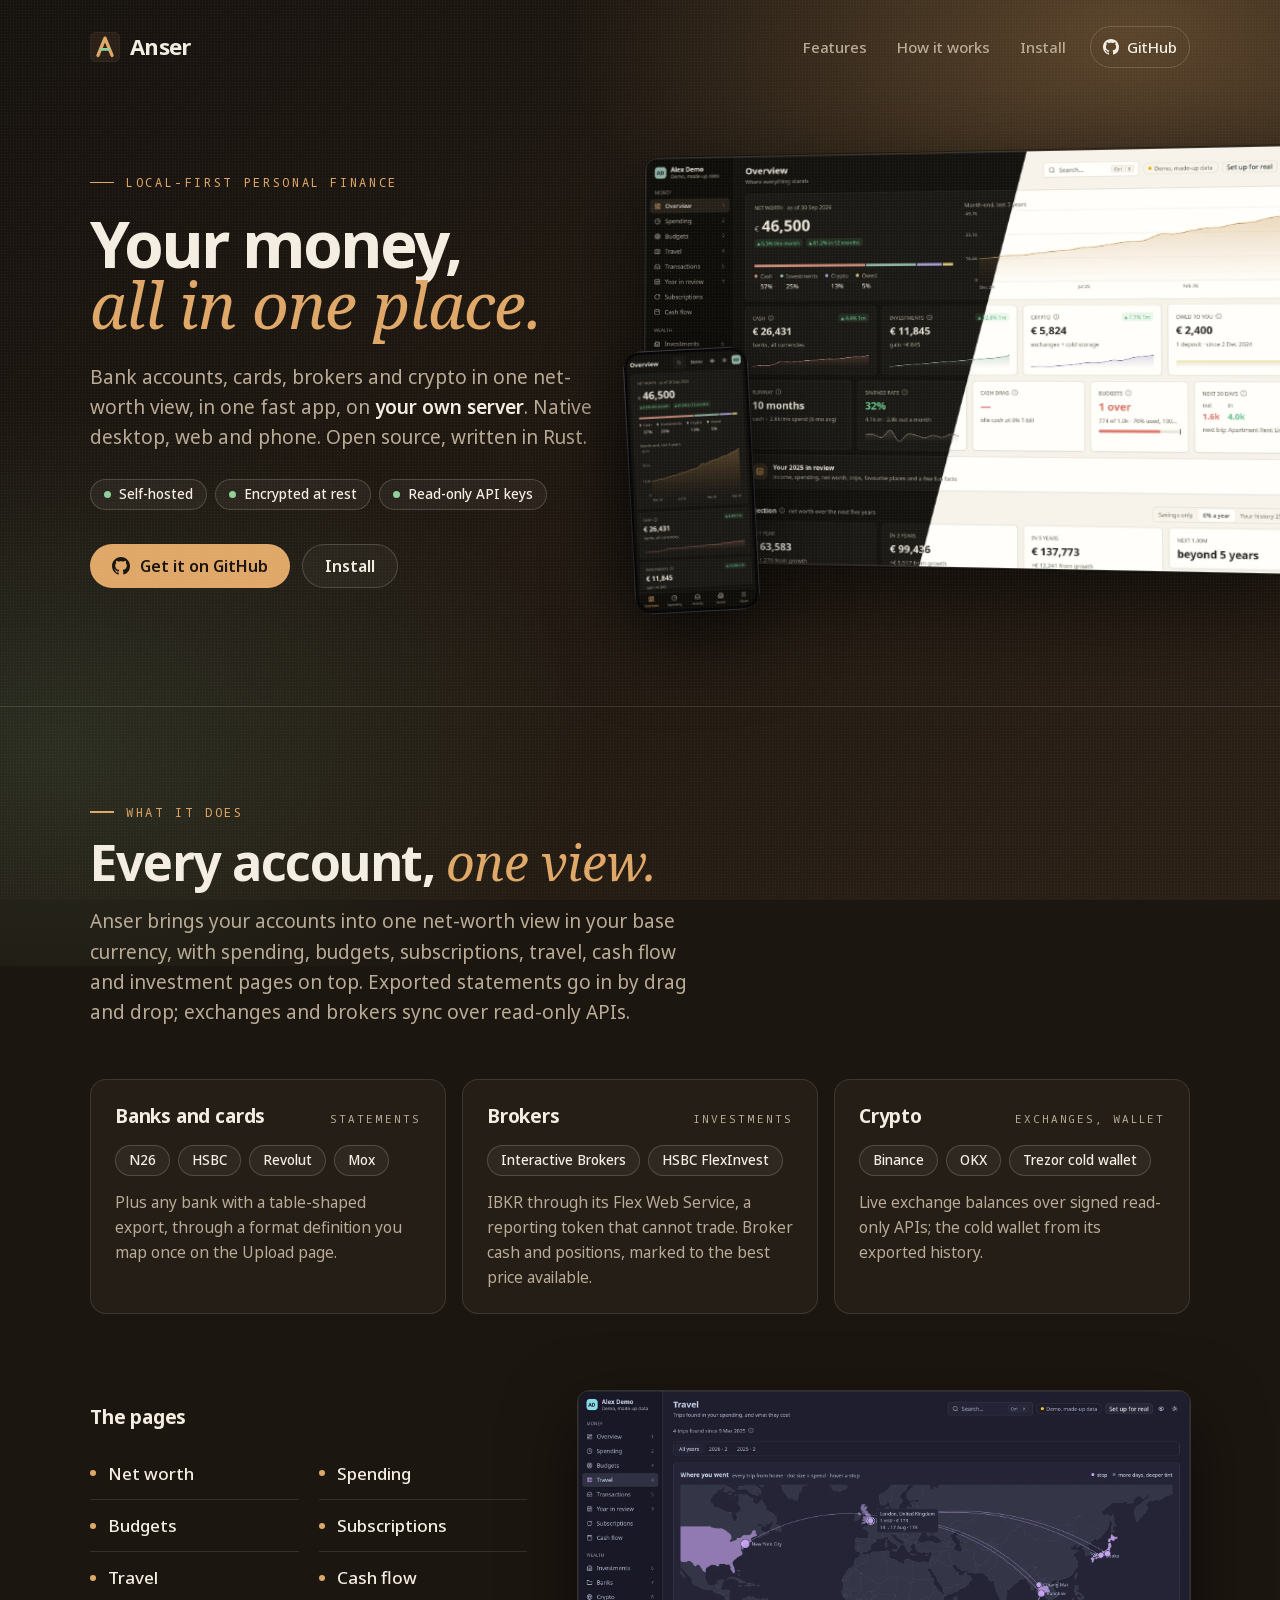
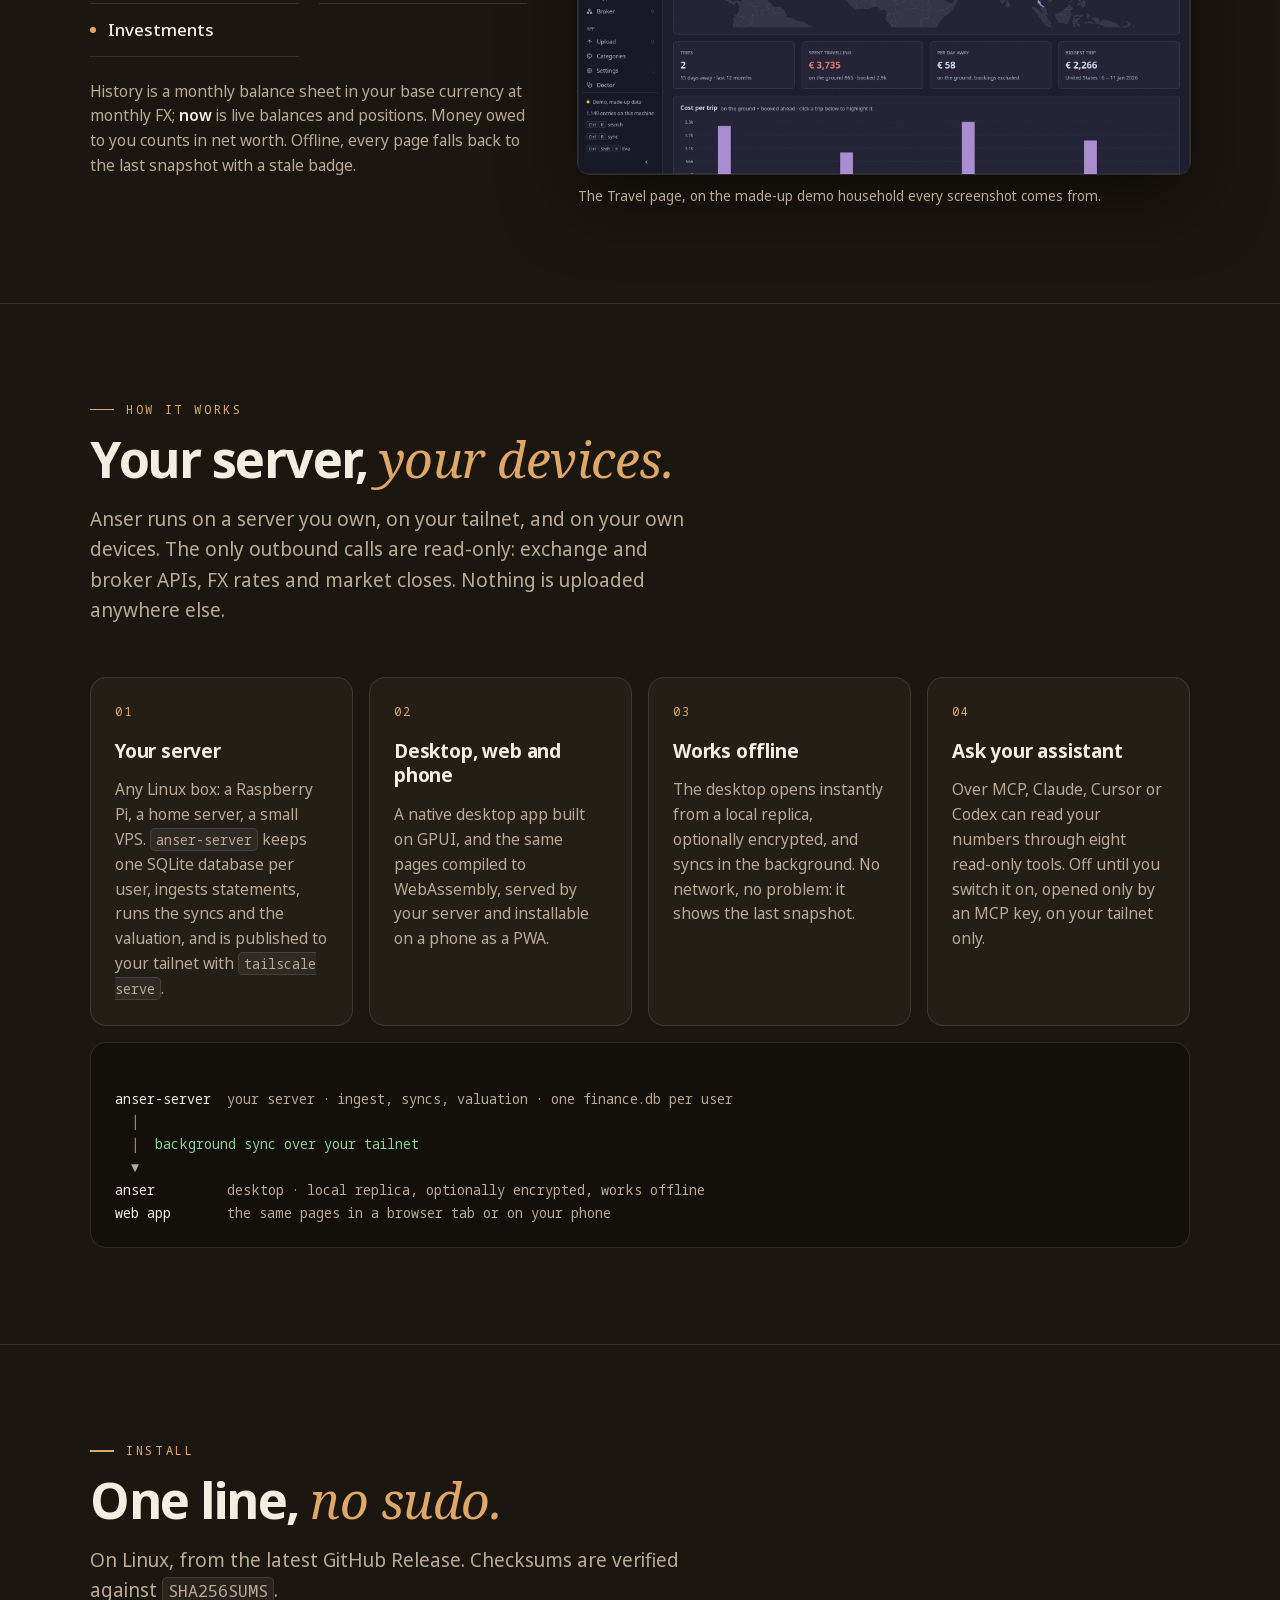
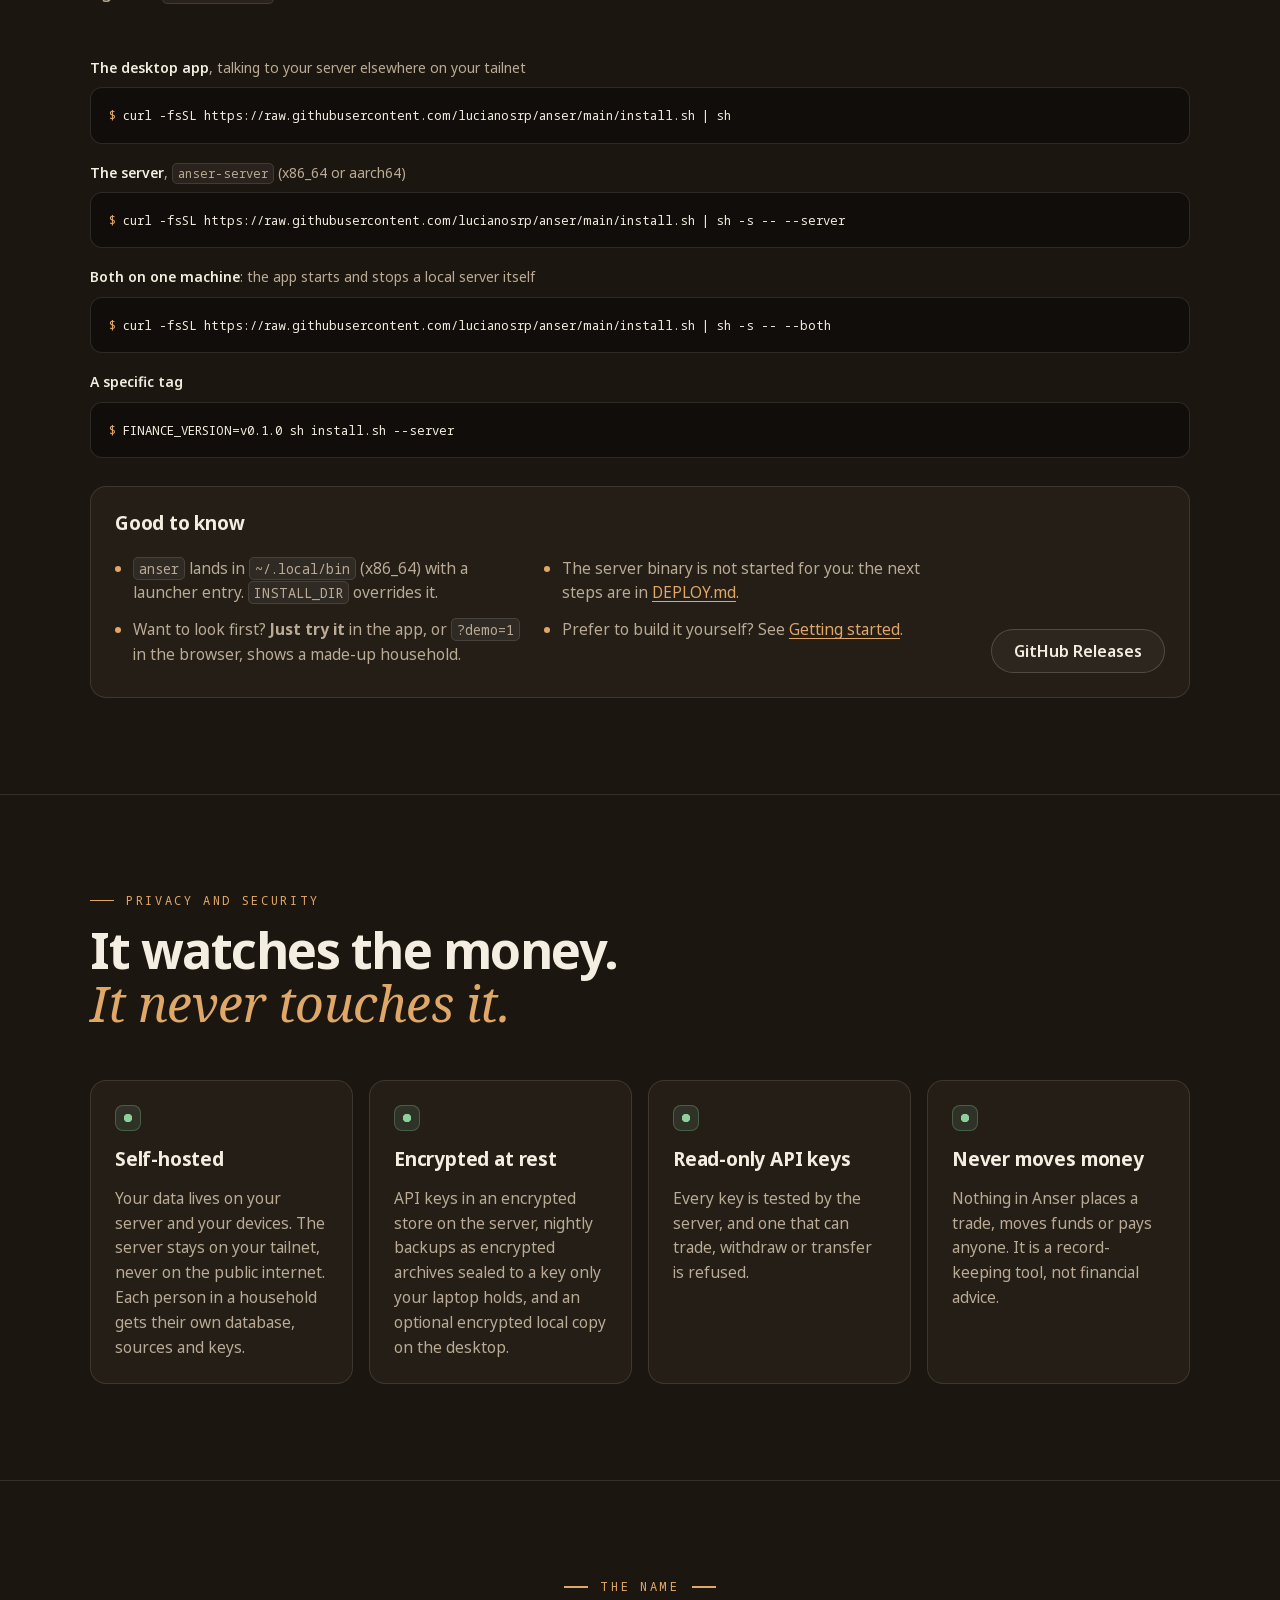
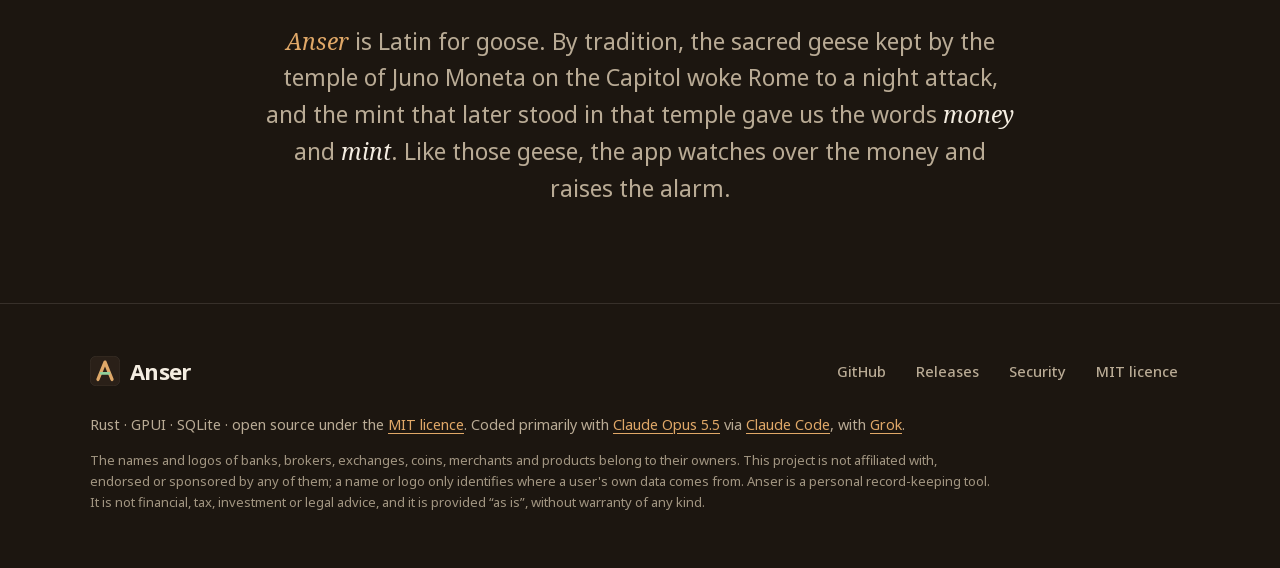
<file: site/index.html>
<!doctype html>
<html lang="en">
<head>
<meta charset="utf-8">
<meta name="viewport" content="width=device-width, initial-scale=1">
<title>Anser: local-first personal finance, on your own server</title>
<meta name="description" content="Anser is an open-source, self-hosted personal-finance app in Rust. Banks, cards, brokers and crypto in one net-worth view, on a server you own. Native desktop, web and phone. Encrypted at rest, read-only API keys.">
<meta name="theme-color" content="#1c1610">
<meta name="color-scheme" content="dark">
<link rel="canonical" href="https://lucianosrp.github.io/anser/">
<link rel="icon" href="favicon.svg" type="image/svg+xml">
<link rel="preload" href="fonts/NotoSans-Bold.ttf" as="font" type="font/ttf" crossorigin>
<link rel="preload" href="fonts/NotoSerif-Italic-subset.ttf" as="font" type="font/ttf" crossorigin>
<link rel="stylesheet" href="styles.css">

<meta property="og:type" content="website">
<meta property="og:site_name" content="Anser">
<meta property="og:title" content="Anser: your money, all in one place">
<meta property="og:description" content="A private, local-first personal-finance app. Banks, cards, brokers and crypto in one fast app, on your own server.">
<meta property="og:url" content="https://lucianosrp.github.io/anser/">
<meta property="og:image" content="https://lucianosrp.github.io/anser/og.png">
<meta property="og:image:width" content="1200">
<meta property="og:image:height" content="630">
<meta property="og:image:alt" content="Anser: your money, all in one place. The Overview page of the app on desktop and phone, with made-up demo data.">
<meta name="twitter:card" content="summary_large_image">
<meta name="twitter:title" content="Anser: your money, all in one place">
<meta name="twitter:description" content="A private, local-first personal-finance app. Banks, cards, brokers and crypto in one fast app, on your own server.">
<meta name="twitter:image" content="https://lucianosrp.github.io/anser/og.png">
<meta name="twitter:image:alt" content="Anser: your money, all in one place. The Overview page of the app on desktop and phone, with made-up demo data.">
</head>
<body>
<a class="skip" href="#main">Skip to content</a>

<svg width="0" height="0" style="position:absolute" aria-hidden="true" focusable="false">
  <symbol id="i-mark" viewBox="0 0 64 64">
    <rect width="64" height="64" rx="14" fill="#2a2018" stroke="rgba(244,237,225,.16)"/>
    <path d="M17 50 L32 13 L47 50" fill="none" stroke="#e0a868" stroke-width="7" stroke-linecap="round" stroke-linejoin="round"/>
    <path d="M23.5 37 H40.5" stroke="#8fcf9a" stroke-width="5.5" stroke-linecap="round"/>
  </symbol>
  <symbol id="i-github" viewBox="0 0 16 16">
    <path fill="currentColor" d="M8 0C3.58 0 0 3.58 0 8c0 3.54 2.29 6.53 5.47 7.59.4.07.55-.17.55-.38 0-.19-.01-.82-.01-1.49-2.01.37-2.53-.49-2.69-.94-.09-.23-.48-.94-.82-1.13-.28-.15-.68-.52-.01-.53.63-.01 1.08.58 1.23.82.72 1.21 1.87.87 2.33.66.07-.52.28-.87.51-1.07-1.78-.2-3.64-.89-3.64-3.95 0-.87.31-1.59.82-2.15-.08-.2-.36-1.02.08-2.12 0 0 .67-.21 2.2.82.64-.18 1.32-.27 2-.27.68 0 1.36.09 2 .27 1.53-1.04 2.2-.82 2.2-.82.44 1.1.16 1.92.08 2.12.51.56.82 1.27.82 2.15 0 3.07-1.87 3.75-3.65 3.95.29.25.54.73.54 1.48 0 1.07-.01 1.93-.01 2.2 0 .21.15.46.55.38A8.013 8.013 0 0016 8c0-4.42-3.58-8-8-8z"/>
  </symbol>
</svg>

<header class="site-header">
  <div class="wrap">
    <a class="wordmark" href="./" aria-label="Anser, home"><svg aria-hidden="true"><use href="#i-mark"/></svg>Anser</a>
    <nav aria-label="Main">
      <ul class="nav">
        <li><a href="#features">Features</a></li>
        <li class="hide-sm"><a href="#how-it-works">How it works</a></li>
        <li><a href="#install">Install</a></li>
        <li><a class="gh" href="https://github.com/lucianosrp/anser" aria-label="GitHub"><svg aria-hidden="true"><use href="#i-github"/></svg><span>GitHub</span></a></li>
      </ul>
    </nav>
  </div>
</header>

<main id="main">
  <section class="hero" aria-labelledby="hero-title">
    <div class="glow" aria-hidden="true"></div>
    <div class="wrap hero-grid">
      <div class="copy">
        <p class="eyebrow">Local-first personal finance</p>
        <h1 id="hero-title"><span>Your money,</span><em>all in one place.</em></h1>
        <p class="lede">Bank accounts, cards, brokers and crypto in one net-worth view, in one fast app, on <b>your own server</b>. Native desktop, web and phone. Open source, written in Rust.</p>
        <ul class="chips" aria-label="Highlights">
          <li class="chip">Self-hosted</li>
          <li class="chip">Encrypted at rest</li>
          <li class="chip">Read-only API keys</li>
        </ul>
        <div class="cta">
          <a class="btn btn-primary" href="https://github.com/lucianosrp/anser"><svg aria-hidden="true"><use href="#i-github"/></svg>Get it on GitHub</a>
          <a class="btn btn-ghost" href="#install">Install</a>
        </div>
      </div>
      <div class="shots">
        <img class="shot" src="img/overview.webp" width="1800" height="1125" fetchpriority="high"
             alt="The Overview page of the desktop app, half in dark and half in light theme: net worth of 46,500 euros with its 3-year trend, and cards for cash, investments, crypto, budgets and the next 30 days. Made-up demo data.">
        <img class="phone" src="img/phone.webp" width="560" height="1176"
             alt="The same Overview page on a phone, as the installable web app.">
      </div>
    </div>
  </section>

  <section class="block" id="features" aria-labelledby="features-title">
    <div class="wrap">
      <div class="head">
        <p class="eyebrow">What it does</p>
        <h2 id="features-title">Every account, <em>one view.</em></h2>
        <p class="lede">Anser brings your accounts into one net-worth view in your base currency, with spending, budgets, subscriptions, travel, cash flow and investment pages on top. Exported statements go in by drag and drop; exchanges and brokers sync over read-only APIs.</p>
      </div>

      <div class="sources">
        <div class="card">
          <h3>Banks and cards <span class="kind">Statements</span></h3>
          <ul class="chips">
            <li class="chip plain">N26</li>
            <li class="chip plain">HSBC</li>
            <li class="chip plain">Revolut</li>
            <li class="chip plain">Mox</li>
          </ul>
          <p>Plus any bank with a table-shaped export, through a format definition you map once on the Upload page.</p>
        </div>
        <div class="card">
          <h3>Brokers <span class="kind">Investments</span></h3>
          <ul class="chips">
            <li class="chip plain">Interactive Brokers</li>
            <li class="chip plain">HSBC FlexInvest</li>
          </ul>
          <p>IBKR through its Flex Web Service, a reporting token that cannot trade. Broker cash and positions, marked to the best price available.</p>
        </div>
        <div class="card">
          <h3>Crypto <span class="kind">Exchanges, wallet</span></h3>
          <ul class="chips">
            <li class="chip plain">Binance</li>
            <li class="chip plain">OKX</li>
            <li class="chip plain">Trezor cold wallet</li>
          </ul>
          <p>Live exchange balances over signed read-only APIs; the cold wallet from its exported history.</p>
        </div>
      </div>

      <div class="pages">
        <div>
          <h3>The pages</h3>
          <ul class="page-list">
            <li>Net worth</li>
            <li>Spending</li>
            <li>Budgets</li>
            <li>Subscriptions</li>
            <li>Travel</li>
            <li>Cash flow</li>
            <li>Investments</li>
          </ul>
          <p class="note muted">History is a monthly balance sheet in your base currency at monthly FX; <b>now</b> is live balances and positions. Money owed to you counts in net worth. Offline, every page falls back to the last snapshot with a stale badge.</p>
        </div>
        <figure>
          <img class="framed" src="img/travel.webp" width="1800" height="1125" loading="lazy"
               alt="The Travel page: a world map with trips to New York, London, Tokyo, Osaka, Chiang Mai and Bangkok, trip totals and the cost of each trip. Made-up demo data.">
          <figcaption>The Travel page, on the made-up demo household every screenshot comes from.</figcaption>
        </figure>
      </div>
    </div>
  </section>

  <section class="block" id="how-it-works" aria-labelledby="how-title">
    <div class="wrap">
      <div class="head">
        <p class="eyebrow">How it works</p>
        <h2 id="how-title">Your server, <em>your devices.</em></h2>
        <p class="lede">Anser runs on a server you own, on your tailnet, and on your own devices. The only outbound calls are read-only: exchange and broker APIs, FX rates and market closes. Nothing is uploaded anywhere else.</p>
      </div>

      <ol class="flow">
        <li class="card">
          <h3>Your server</h3>
          <p class="muted">Any Linux box: a Raspberry Pi, a home server, a small VPS. <code>anser-server</code> keeps one SQLite database per user, ingests statements, runs the syncs and the valuation, and is published to your tailnet with <code>tailscale serve</code>.</p>
        </li>
        <li class="card">
          <h3>Desktop, web and phone</h3>
          <p class="muted">A native desktop app built on GPUI, and the same pages compiled to WebAssembly, served by your server and installable on a phone as a PWA.</p>
        </li>
        <li class="card">
          <h3>Works offline</h3>
          <p class="muted">The desktop opens instantly from a local replica, optionally encrypted, and syncs in the background. No network, no problem: it shows the last snapshot.</p>
        </li>
        <li class="card">
          <h3>Ask your assistant</h3>
          <p class="muted">Over MCP, Claude, Cursor or Codex can read your numbers through eight read-only tools. Off until you switch it on, opened only by an MCP key, on your tailnet only.</p>
        </li>
      </ol>

      <div class="diagram" role="img" aria-label="Diagram: anser-server on your server does ingest, syncs and valuation with one database per user; it syncs over the tailnet to the desktop app's local replica, which works offline, and serves the web app.">
<b>anser-server</b>  <span>your server · ingest, syncs, valuation · one finance.db per user</span>
  │
  │  <i>background sync over your tailnet</i>
  ▼
<b>anser</b>         <span>desktop · local replica, optionally encrypted, works offline</span>
<b>web app</b>       <span>the same pages in a browser tab or on your phone</span></div>
    </div>
  </section>

  <section class="block" id="install" aria-labelledby="install-title">
    <div class="wrap">
      <div class="head">
        <p class="eyebrow">Install</p>
        <h2 id="install-title">One line, <em>no sudo.</em></h2>
        <p class="lede">On Linux, from the latest GitHub Release. Checksums are verified against <code>SHA256SUMS</code>.</p>
      </div>

      <div class="install">
        <div class="cmds">
          <div class="cmd">
            <p class="cmd-label"><b>The desktop app</b>, talking to your server elsewhere on your tailnet</p>
            <pre><code><span class="p">$ </span>curl -fsSL https://raw.githubusercontent.com/lucianosrp/anser/main/install.sh | sh</code></pre>
          </div>
          <div class="cmd">
            <p class="cmd-label"><b>The server</b>, <code>anser-server</code> (x86_64 or aarch64)</p>
            <pre><code><span class="p">$ </span>curl -fsSL https://raw.githubusercontent.com/lucianosrp/anser/main/install.sh | sh -s -- --server</code></pre>
          </div>
          <div class="cmd">
            <p class="cmd-label"><b>Both on one machine</b>: the app starts and stops a local server itself</p>
            <pre><code><span class="p">$ </span>curl -fsSL https://raw.githubusercontent.com/lucianosrp/anser/main/install.sh | sh -s -- --both</code></pre>
          </div>
          <div class="cmd">
            <p class="cmd-label"><b>A specific tag</b></p>
            <pre><code><span class="p">$ </span>FINANCE_VERSION=v0.1.0 sh install.sh --server</code></pre>
          </div>
        </div>
        <aside class="aside" aria-label="Install notes">
          <h3>Good to know</h3>
          <ul>
            <li><code>anser</code> lands in <code>~/.local/bin</code> (x86_64) with a launcher entry. <code>INSTALL_DIR</code> overrides it.</li>
            <li>The server binary is not started for you: the next steps are in <a href="https://github.com/lucianosrp/anser/blob/main/DEPLOY.md">DEPLOY.md</a>.</li>
            <li>Want to look first? <b>Just try it</b> in the app, or <code>?demo=1</code> in the browser, shows a made-up household.</li>
            <li>Prefer to build it yourself? See <a href="https://github.com/lucianosrp/anser#getting-started">Getting started</a>.</li>
          </ul>
          <a class="btn btn-ghost" href="https://github.com/lucianosrp/anser/releases">GitHub Releases</a>
        </aside>
      </div>
    </div>
  </section>

  <section class="block" id="privacy" aria-labelledby="privacy-title">
    <div class="wrap">
      <div class="head">
        <p class="eyebrow">Privacy and security</p>
        <h2 id="privacy-title">It watches the money. <em>It never touches it.</em></h2>
      </div>
      <div class="trust">
        <div class="card">
          <h3>Self-hosted</h3>
          <p>Your data lives on your server and your devices. The server stays on your tailnet, never on the public internet. Each person in a household gets their own database, sources and keys.</p>
        </div>
        <div class="card">
          <h3>Encrypted at rest</h3>
          <p>API keys in an encrypted store on the server, nightly backups as encrypted archives sealed to a key only your laptop holds, and an optional encrypted local copy on the desktop.</p>
        </div>
        <div class="card">
          <h3>Read-only API keys</h3>
          <p>Every key is tested by the server, and one that can trade, withdraw or transfer is refused.</p>
        </div>
        <div class="card">
          <h3>Never moves money</h3>
          <p>Nothing in Anser places a trade, moves funds or pays anyone. It is a record-keeping tool, not financial advice.</p>
        </div>
      </div>
    </div>
  </section>

  <section class="block name" id="name" aria-labelledby="name-title">
    <div class="wrap">
      <h2 class="eyebrow" id="name-title">The name</h2>
      <blockquote>
        <p><span class="latin">Anser</span> is Latin for goose. By tradition, the sacred geese kept by the temple of Juno Moneta on the Capitol woke Rome to a night attack, and the mint that later stood in that temple gave us the words <em>money</em> and <em>mint</em>. Like those geese, the app watches over the money and raises the alarm.</p>
      </blockquote>
    </div>
  </section>
</main>

<footer class="site-footer">
  <div class="wrap">
    <div class="foot-top">
      <a class="wordmark" href="./" aria-label="Anser, home"><svg aria-hidden="true"><use href="#i-mark"/></svg>Anser</a>
      <ul class="nav" aria-label="Footer">
        <li><a href="https://github.com/lucianosrp/anser">GitHub</a></li>
        <li><a href="https://github.com/lucianosrp/anser/releases">Releases</a></li>
        <li><a href="https://github.com/lucianosrp/anser/blob/main/SECURITY.md">Security</a></li>
        <li><a href="https://github.com/lucianosrp/anser/blob/main/LICENSE">MIT licence</a></li>
      </ul>
    </div>
    <p class="credit">Rust · GPUI · SQLite · open source under the <a href="https://github.com/lucianosrp/anser/blob/main/LICENSE">MIT licence</a>. Coded primarily with <a href="https://www.anthropic.com/claude">Claude Opus 5.5</a> via <a href="https://claude.com/claude-code">Claude Code</a>, with <a href="https://x.ai/grok">Grok</a>.</p>
    <p class="legal">The names and logos of banks, brokers, exchanges, coins, merchants and products belong to their owners. This project is not affiliated with, endorsed or sponsored by any of them; a name or logo only identifies where a user's own data comes from. Anser is a personal record-keeping tool. It is not financial, tax, investment or legal advice, and it is provided “as is”, without warranty of any kind.</p>
  </div>
</footer>
</body>
</html>
</file>
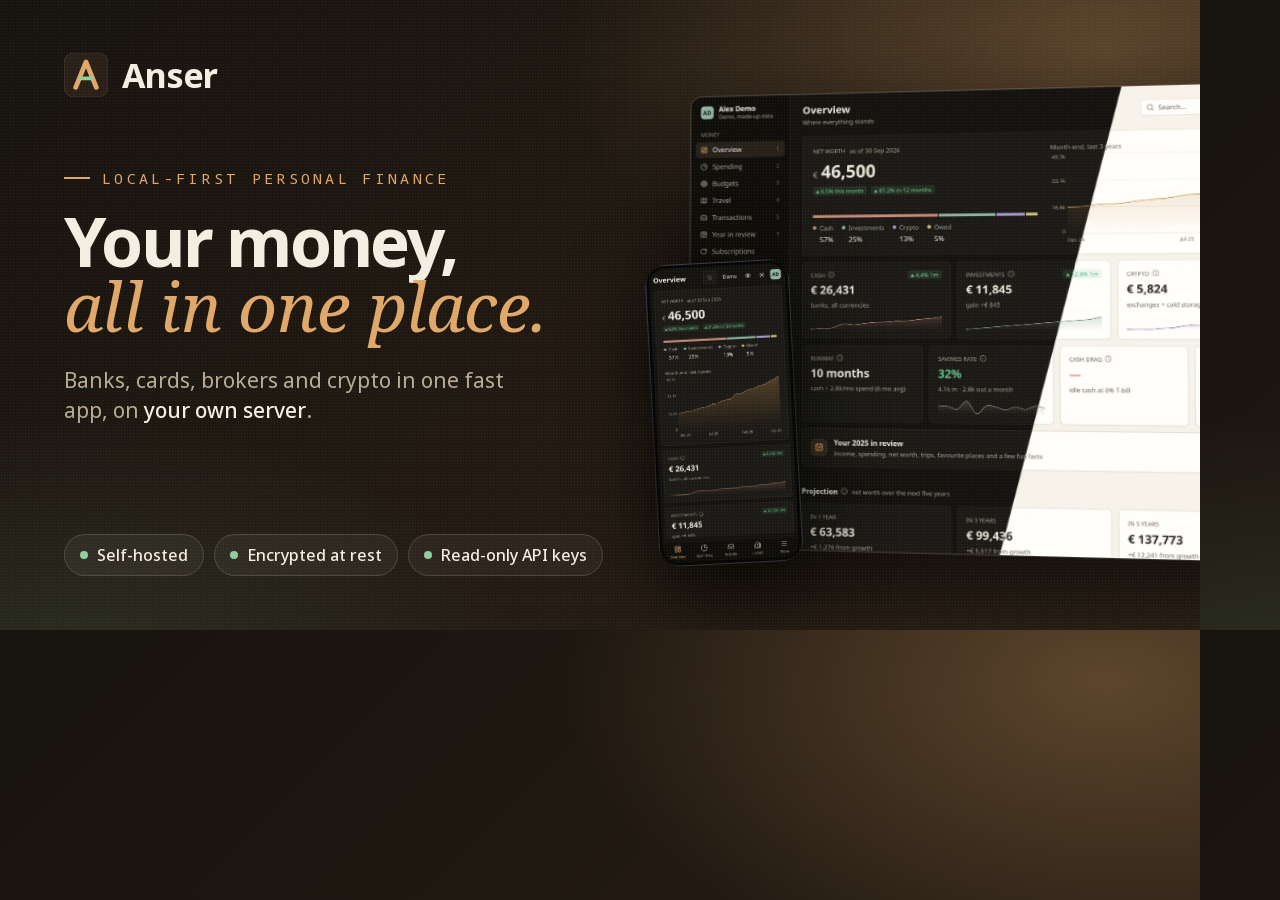
<file: site/og.html>
<!doctype html>
<!-- The social card, site/og.png (1200x630). Render it with headless Chrome at 1x:
     google-chrome-stable --headless=new --disable-gpu --hide-scrollbars --window-size=1200,630 \
       --screenshot=site/og.png file://$PWD/site/og.html
     Images are the demo household's screenshots (made-up data only). -->
<html lang="en">
<head>
<meta charset="utf-8">
<meta name="robots" content="noindex">
<title>Anser social card</title>
<style>
  @font-face { font-family: "App"; src: url("fonts/NotoSans-Regular.ttf"); font-weight: 400; }
  @font-face { font-family: "App"; src: url("fonts/NotoSans-Medium.ttf"); font-weight: 500; }
  @font-face { font-family: "App"; src: url("fonts/NotoSans-Bold.ttf"); font-weight: 700; }
  @font-face { font-family: "Mono"; src: url("fonts/NotoSansMono-Regular.ttf"); }
  @font-face { font-family: "Accent"; src: url("fonts/NotoSerif-Italic-subset.ttf"); font-style: italic; }
  :root { --ink: #f4ede1; --muted: #b9ab95; --accent: #e0a868; --green: #8fcf9a; }
  html, body { margin: 0; width: 1200px; height: 630px; overflow: hidden; }
  body {
    font-family: "App", sans-serif; color: var(--ink); position: relative;
    -webkit-font-smoothing: antialiased;
    background:
      radial-gradient(900px 520px at 92% 8%, rgba(224,168,104,.30), transparent 60%),
      radial-gradient(760px 440px at 6% 108%, rgba(143,207,154,.12), transparent 60%),
      linear-gradient(135deg, #17130f 0%, #221a12 55%, #2b2016 100%);
  }
  .grain { position: absolute; inset: 0; opacity: .06; z-index: 9;
    background-image: radial-gradient(#fff .6px, transparent .6px); background-size: 3px 3px; }
  .wordmark { position: absolute; left: 64px; top: 52px; display: flex; align-items: center; gap: 14px;
    font-weight: 700; font-size: 34px; letter-spacing: -0.03em; }
  .wordmark svg { width: 44px; height: 44px; }
  .copy { position: absolute; left: 64px; top: 168px; width: 560px; }
  .eyebrow { font-family: "Mono", monospace; font-size: 15px; letter-spacing: .22em; text-transform: uppercase;
    color: var(--accent); display: flex; align-items: center; gap: 12px; }
  .eyebrow::before { content: ""; width: 26px; height: 2px; background: var(--accent); }
  h1 { margin: 20px 0 0; font-size: 68px; line-height: .96; font-weight: 700; letter-spacing: -0.04em; }
  h1 em { display: block; font-family: "Accent", serif; font-weight: 400; font-style: italic; letter-spacing: -0.01em; color: var(--accent); white-space: nowrap; }
  p { margin: 26px 0 0; font-size: 21px; line-height: 1.45; color: var(--muted); max-width: 470px; }
  p b { color: var(--ink); font-weight: 500; }
  .chips { position: absolute; left: 64px; bottom: 54px; display: flex; gap: 10px; }
  .chip { font-size: 16px; font-weight: 500; padding: 9px 15px; border-radius: 999px; display: flex; align-items: center; gap: 9px;
    border: 1px solid rgba(244,237,225,.16); background: rgba(244,237,225,.05); }
  .chip::before { content: ""; width: 8px; height: 8px; border-radius: 50%; background: var(--green); }
  .shot { position: absolute; left: 690px; top: 96px; width: 720px; border-radius: 12px;
    box-shadow: 0 0 0 1px rgba(244,237,225,.14), 0 30px 90px rgba(0,0,0,.6);
    transform: perspective(1400px) rotateY(-9deg) rotateX(2deg); transform-origin: left center; }
  .phone { position: absolute; left: 652px; top: 262px; width: 144px;
    filter: drop-shadow(0 24px 40px rgba(0,0,0,.65)); transform: rotate(-3deg); }
</style>
</head>
<body>
  <div class="grain"></div>
  <div class="wordmark">
    <svg viewBox="0 0 64 64" aria-hidden="true">
      <rect width="64" height="64" rx="14" fill="#2a2018" stroke="rgba(244,237,225,.16)"/>
      <path d="M17 50 L32 13 L47 50" fill="none" stroke="#e0a868" stroke-width="7" stroke-linecap="round" stroke-linejoin="round"/>
      <path d="M23.5 37 H40.5" stroke="#8fcf9a" stroke-width="5.5" stroke-linecap="round"/>
    </svg>Anser
  </div>
  <div class="copy">
    <div class="eyebrow">Local-first personal finance</div>
    <h1>Your money,<em>all in one place.</em></h1>
    <p>Banks, cards, brokers and crypto in one fast app, on <b>your own server</b>.</p>
  </div>
  <div class="chips">
    <span class="chip">Self-hosted</span>
    <span class="chip">Encrypted at rest</span>
    <span class="chip">Read-only API keys</span>
  </div>
  <img class="shot" src="img/overview.webp" alt="">
  <img class="phone" src="img/phone.webp" alt="">
</body>
</html>
</file>
<file: site/styles.css>
/* Anser website: "warm editorial dark", the same tokens as the README banner
   (desktop/shots/hero.html). Plain CSS, no build step. */

@font-face { font-family: "Noto Sans"; src: url("fonts/NotoSans-Regular.ttf") format("truetype"); font-weight: 400; font-display: swap; }
@font-face { font-family: "Noto Sans"; src: url("fonts/NotoSans-Medium.ttf") format("truetype"); font-weight: 500; font-display: swap; }
@font-face { font-family: "Noto Sans"; src: url("fonts/NotoSans-SemiBold.ttf") format("truetype"); font-weight: 600; font-display: swap; }
@font-face { font-family: "Noto Sans"; src: url("fonts/NotoSans-Bold.ttf") format("truetype"); font-weight: 700; font-display: swap; }
@font-face { font-family: "Noto Sans Mono"; src: url("fonts/NotoSansMono-Regular.ttf") format("truetype"); font-weight: 400; font-display: swap; }
@font-face { font-family: "Noto Serif Accent"; src: url("fonts/NotoSerif-Italic-subset.ttf") format("truetype"); font-weight: 400; font-style: italic; font-display: swap; }

:root {
  --ink: #f4ede1;
  --muted: #b9ab95;
  --accent: #e0a868;
  --green: #8fcf9a;
  --bg: #1c1610;
  --line: rgba(244, 237, 225, .12);
  --line-strong: rgba(244, 237, 225, .18);
  --panel: rgba(244, 237, 225, .035);
  --panel-hi: rgba(244, 237, 225, .06);
  --sans: "Noto Sans", system-ui, -apple-system, "Segoe UI", sans-serif;
  --mono: "Noto Sans Mono", ui-monospace, "SFMono-Regular", Menlo, Consolas, monospace;
  --serif: "Noto Serif Accent", "Noto Serif", Georgia, "Times New Roman", serif;
  --wrap: 1180px;
  --pad: clamp(20px, 4vw, 40px);
  color-scheme: dark;
}

*, *::before, *::after { box-sizing: border-box; }
html { -webkit-text-size-adjust: 100%; scroll-behavior: smooth; scroll-padding-top: 24px; }
@media (prefers-reduced-motion: reduce) { html { scroll-behavior: auto; } }

body {
  margin: 0;
  font-family: var(--sans);
  font-size: 17px;
  line-height: 1.6;
  color: var(--ink);
  background: linear-gradient(135deg, #17130f 0%, #221a12 55%, #2b2016 100%) fixed, var(--bg);
  -webkit-font-smoothing: antialiased;
  text-rendering: optimizeLegibility;
  overflow-x: hidden;
}
/* The faint 3px dot grain, over everything but never in the way. */
body::after {
  content: ""; position: fixed; inset: 0; pointer-events: none; z-index: 50; opacity: .06;
  background-image: radial-gradient(#fff .6px, transparent .6px); background-size: 3px 3px;
}

img { max-width: 100%; height: auto; display: block; }
a { color: var(--accent); text-decoration-thickness: 1px; text-underline-offset: 3px; }
a:hover { color: var(--ink); }
:focus-visible { outline: 2px solid var(--accent); outline-offset: 3px; border-radius: 6px; }
code { font-family: var(--mono); font-size: .88em; }
p code, li code { background: var(--panel-hi); border: 1px solid var(--line); border-radius: 5px; padding: 1px 5px; }

.wrap { max-width: var(--wrap); margin: 0 auto; padding: 0 var(--pad); }

.skip { position: absolute; left: 12px; top: -60px; z-index: 100; padding: 8px 14px; border-radius: 8px;
  background: var(--accent); color: #1a140e; font-weight: 600; text-decoration: none; }
.skip:focus { top: 12px; }

/* ---------- Eyebrow, headings, chips, buttons ---------- */
.eyebrow {
  font-family: var(--mono); font-size: 12px; letter-spacing: .22em; text-transform: uppercase;
  color: var(--accent); display: flex; align-items: center; gap: 12px; margin: 0;
}
.eyebrow::before { content: ""; width: 24px; height: 1.5px; background: var(--accent); flex: none; }

h1, h2, h3 { margin: 0; font-weight: 700; letter-spacing: -0.03em; line-height: 1.05; }
h2 { font-size: clamp(28px, 7.4vw, 50px); margin-top: 14px; }
h3 { font-size: 19px; letter-spacing: -0.01em; line-height: 1.3; }
em.serif, h1 em, h2 em {
  font-family: var(--serif); font-style: italic; font-weight: 400; letter-spacing: -0.01em; color: var(--accent);
}
.lede { color: var(--muted); font-size: clamp(17px, 1.6vw, 19px); max-width: 620px; margin: 18px 0 0; }
.lede b, .muted b { color: var(--ink); font-weight: 600; }
.muted { color: var(--muted); }

.chips { display: flex; flex-wrap: wrap; gap: 8px; margin: 0; padding: 0; list-style: none; }
.chip {
  display: inline-flex; align-items: center; gap: 8px; font-size: 13.5px; font-weight: 500; line-height: 1;
  padding: 8px 13px; border-radius: 999px; border: 1px solid var(--line-strong); background: rgba(244,237,225,.05);
  color: var(--ink); white-space: nowrap;
}
.chip::before { content: ""; width: 7px; height: 7px; border-radius: 50%; background: var(--green); flex: none; }
.chip.plain::before { display: none; }

.btn {
  display: inline-flex; align-items: center; gap: 10px; padding: 13px 22px; border-radius: 999px;
  font-weight: 600; font-size: 16px; text-decoration: none; line-height: 1;
  transition: background-color .15s ease, border-color .15s ease, color .15s ease;
}
.btn svg { width: 18px; height: 18px; flex: none; }
.btn-primary { background: var(--accent); color: #1a140e; }
.btn-primary:hover { background: #ecbd86; color: #1a140e; }
.btn-ghost { border: 1px solid var(--line-strong); color: var(--ink); background: rgba(244,237,225,.04); }
.btn-ghost:hover { border-color: rgba(244,237,225,.35); color: var(--ink); background: rgba(244,237,225,.08); }

/* ---------- Header ---------- */
.site-header { position: relative; z-index: 5; }
.site-header .wrap { display: flex; align-items: center; justify-content: space-between; gap: 20px; padding-top: 26px; padding-bottom: 26px; }
.wordmark { display: inline-flex; align-items: center; gap: 10px; color: var(--ink); text-decoration: none;
  font-weight: 700; font-size: 22px; letter-spacing: -0.03em; }
.wordmark svg { width: 30px; height: 30px; }
.wordmark:hover { color: var(--ink); }
.nav { display: flex; align-items: center; gap: 6px; margin: 0; padding: 0; list-style: none; }
.nav a { display: block; padding: 8px 12px; border-radius: 999px; font-size: 15px; font-weight: 500; color: var(--muted); text-decoration: none; }
.nav a:hover { color: var(--ink); background: var(--panel-hi); }
.nav .gh { color: var(--ink); border: 1px solid var(--line-strong); margin-left: 6px; display: inline-flex; align-items: center; gap: 8px; }
.nav .gh svg { width: 16px; height: 16px; }

/* ---------- Hero ---------- */
.hero { position: relative; isolation: isolate; padding: clamp(28px, 5vw, 64px) 0 clamp(64px, 8vw, 112px); }
.glow { position: absolute; inset: -120px 0 -260px 0; z-index: -1; pointer-events: none;
  background:
    radial-gradient(900px 520px at 88% 6%, rgba(224,168,104,.30), transparent 62%),
    radial-gradient(820px 520px at 4% 78%, rgba(143,207,154,.12), transparent 66%); }
.hero-grid { display: grid; grid-template-columns: minmax(0, 1fr) minmax(0, 1.08fr); gap: clamp(32px, 4vw, 56px); align-items: center; }
.hero h1 { font-size: clamp(46px, 5vw, 74px); line-height: .95; letter-spacing: -0.04em; margin-top: 22px; }
.hero h1 em { display: block; padding-right: .05em; }
.hero h1 span, .hero h1 em { white-space: nowrap; }
.hero .lede { margin-top: 26px; }
.hero .chips { margin-top: 26px; }
.cta { display: flex; flex-wrap: wrap; gap: 12px; margin-top: 34px; }

.shots { position: relative; padding-bottom: 8%; }
.shot {
  width: 118%; max-width: none; border-radius: 12px;
  box-shadow: 0 0 0 1px rgba(244,237,225,.14), 0 30px 90px rgba(0,0,0,.6), 0 0 0 2px rgba(0,0,0,.4);
  transform: perspective(1600px) rotateY(-9deg) rotateX(2deg); transform-origin: left center;
}
.phone {
  position: absolute; left: -3%; bottom: -2%; width: 23%;
  filter: drop-shadow(0 26px 40px rgba(0,0,0,.65)); transform: rotate(-3deg);
}

/* ---------- Sections ---------- */
section.block { padding: clamp(56px, 7.5vw, 104px) 0; border-top: 1px solid var(--line); position: relative; }
.head { max-width: 760px; margin-bottom: clamp(32px, 4vw, 52px); }

.sources { display: grid; grid-template-columns: repeat(3, minmax(0, 1fr)); gap: 16px; }
.card { background: var(--panel); border: 1px solid var(--line); border-radius: 16px; padding: 24px; }
.card h3 { display: flex; align-items: baseline; justify-content: space-between; gap: 12px; }
.kind { font-family: var(--mono); font-size: 11px; letter-spacing: .18em; text-transform: uppercase; color: var(--muted); font-weight: 400; }
.card .chips { margin-top: 16px; }
.card p { margin: 14px 0 0; color: var(--muted); font-size: 15.5px; }

.pages { display: grid; grid-template-columns: minmax(0, 5fr) minmax(0, 7fr); gap: clamp(28px, 4vw, 56px); align-items: center; margin-top: clamp(48px, 6vw, 80px); }
.page-list { list-style: none; margin: 18px 0 0; padding: 0; display: grid; grid-template-columns: 1fr 1fr; gap: 0 20px; }
.page-list li { padding: 12px 0; border-bottom: 1px solid var(--line); font-weight: 500; display: flex; align-items: center; gap: 12px; }
.page-list li::before { content: ""; width: 6px; height: 6px; border-radius: 50%; background: var(--accent); flex: none; }
.pages .note { margin-top: 22px; font-size: 15.5px; }
.framed { border-radius: 12px; box-shadow: 0 0 0 1px rgba(244,237,225,.14), 0 24px 70px rgba(0,0,0,.55); }
figure { margin: 0; }
figcaption { margin-top: 12px; font-size: 13.5px; color: var(--muted); }

.flow { display: grid; grid-template-columns: repeat(4, minmax(0, 1fr)); gap: 16px; counter-reset: step; list-style: none; margin: 0; padding: 0; }
.flow li { counter-increment: step; position: relative; }
.flow li::before {
  content: "0" counter(step); display: block; font-family: var(--mono); font-size: 12px; letter-spacing: .2em;
  color: var(--accent); margin-bottom: 18px;
}
.flow p { font-size: 15.5px; }

.diagram {
  margin-top: 16px; font-family: var(--mono); font-size: 13.5px; line-height: 1.7; color: var(--muted);
  background: rgba(10, 8, 6, .45); border: 1px solid var(--line); border-radius: 16px; padding: 22px 24px; overflow-x: auto; white-space: pre;
}
.diagram b { color: var(--ink); font-weight: 400; }
.diagram i { color: var(--green); font-style: normal; }

/* ---------- Install ---------- */
.install { display: grid; grid-template-columns: minmax(0, 1fr); gap: 10px; }
.cmd { margin: 0 0 18px; }
.cmd-label { font-size: 14px; color: var(--muted); margin: 0 0 8px; }
.cmd-label b { color: var(--ink); font-weight: 600; }
pre {
  margin: 0; padding: 16px 18px; border-radius: 12px; overflow-x: auto;
  background: rgba(10, 8, 6, .55); border: 1px solid var(--line);
  font-family: var(--mono); font-size: 14px; line-height: 1.6; color: var(--ink);
}
pre .p { color: var(--accent); user-select: none; }
pre .c { color: var(--muted); }
.aside { background: var(--panel); border: 1px solid var(--line); border-radius: 16px; padding: 24px; }
.aside { display: grid; grid-template-columns: minmax(0, 1fr) auto; gap: 8px 32px; align-items: end; }
.aside h3 { grid-column: 1 / -1; }
.aside ul { display: grid; grid-template-columns: 1fr 1fr; gap: 0 32px; margin: 6px 0 0; padding: 0 0 0 18px; color: var(--muted); font-size: 15.5px; }
.aside li { margin: 6px 0; }
.aside li::marker { color: var(--accent); }
.aside .btn { margin-top: 0; white-space: nowrap; }

/* ---------- Privacy ---------- */
.trust { display: grid; grid-template-columns: repeat(4, minmax(0, 1fr)); gap: 16px; }
.trust .card h3::before { content: ""; display: block; width: 26px; height: 26px; margin-bottom: 16px; border-radius: 8px;
  background: radial-gradient(circle at 50% 50%, var(--green) 0 4px, transparent 4.5px), rgba(143,207,154,.12);
  border: 1px solid rgba(143,207,154,.28); }
.trust .card h3 { display: block; }

/* ---------- Name ---------- */
.name { text-align: center; }
.name .eyebrow { justify-content: center; }
.name .eyebrow::after { content: ""; width: 24px; height: 1.5px; background: var(--accent); flex: none; }
.name blockquote { margin: 26px auto 0; max-width: 760px; font-size: clamp(19px, 2vw, 23px); line-height: 1.6; color: var(--muted); }
.name h2.eyebrow { font-weight: 400; letter-spacing: .22em; line-height: 1.6; }
.name blockquote p { margin: 0; }
.name blockquote em { color: var(--ink); font-family: var(--serif); }
.name .latin { font-family: var(--serif); font-style: italic; color: var(--accent); }

/* ---------- Footer ---------- */
.site-footer { border-top: 1px solid var(--line); padding: 48px 0 56px; color: var(--muted); font-size: 14.5px; }
.foot-top { display: flex; justify-content: space-between; align-items: center; gap: 24px; flex-wrap: wrap; }
.foot-top .nav a { font-size: 14.5px; }
.credit { margin: 22px 0 0; }
.legal { margin: 14px 0 0; font-size: 13px; line-height: 1.6; max-width: 900px; color: rgba(185,171,149,.85); }

/* ---------- Responsive ---------- */
@media (max-width: 1080px) {
  .trust, .flow { grid-template-columns: repeat(2, minmax(0, 1fr)); }
}
@media (max-width: 900px) {
  .hero-grid, .pages { grid-template-columns: minmax(0, 1fr); }
  .aside, .aside ul { grid-template-columns: minmax(0, 1fr); }
  .aside .btn { justify-self: start; margin-top: 12px; }
  .shots { margin: 12px 0 0; padding: 0 0 6% 14%; }
  .shot { width: 100%; transform: none; }
  .phone { left: 0; bottom: -2%; width: 27%; }
  .sources { grid-template-columns: minmax(0, 1fr); }
  .nav .hide-sm { display: none; }
}
@media (max-width: 560px) {
  body { font-size: 16px; }
  .site-header .wrap { padding-top: 18px; padding-bottom: 18px; }
  .nav { gap: 0; }
  .nav a { padding: 8px 9px; font-size: 14.5px; }
  .nav .gh { margin-left: 2px; }
  .nav .gh span { display: none; }
  .trust, .flow { grid-template-columns: minmax(0, 1fr); }
  .cta .btn { flex: 1 1 auto; justify-content: center; }
  pre { font-size: 12.5px; padding: 14px; white-space: pre-wrap; word-break: break-all; }
  .diagram { display: none; }
  .card, .aside { padding: 20px; }
}

#privacy-title em { display: block; }
</file>
